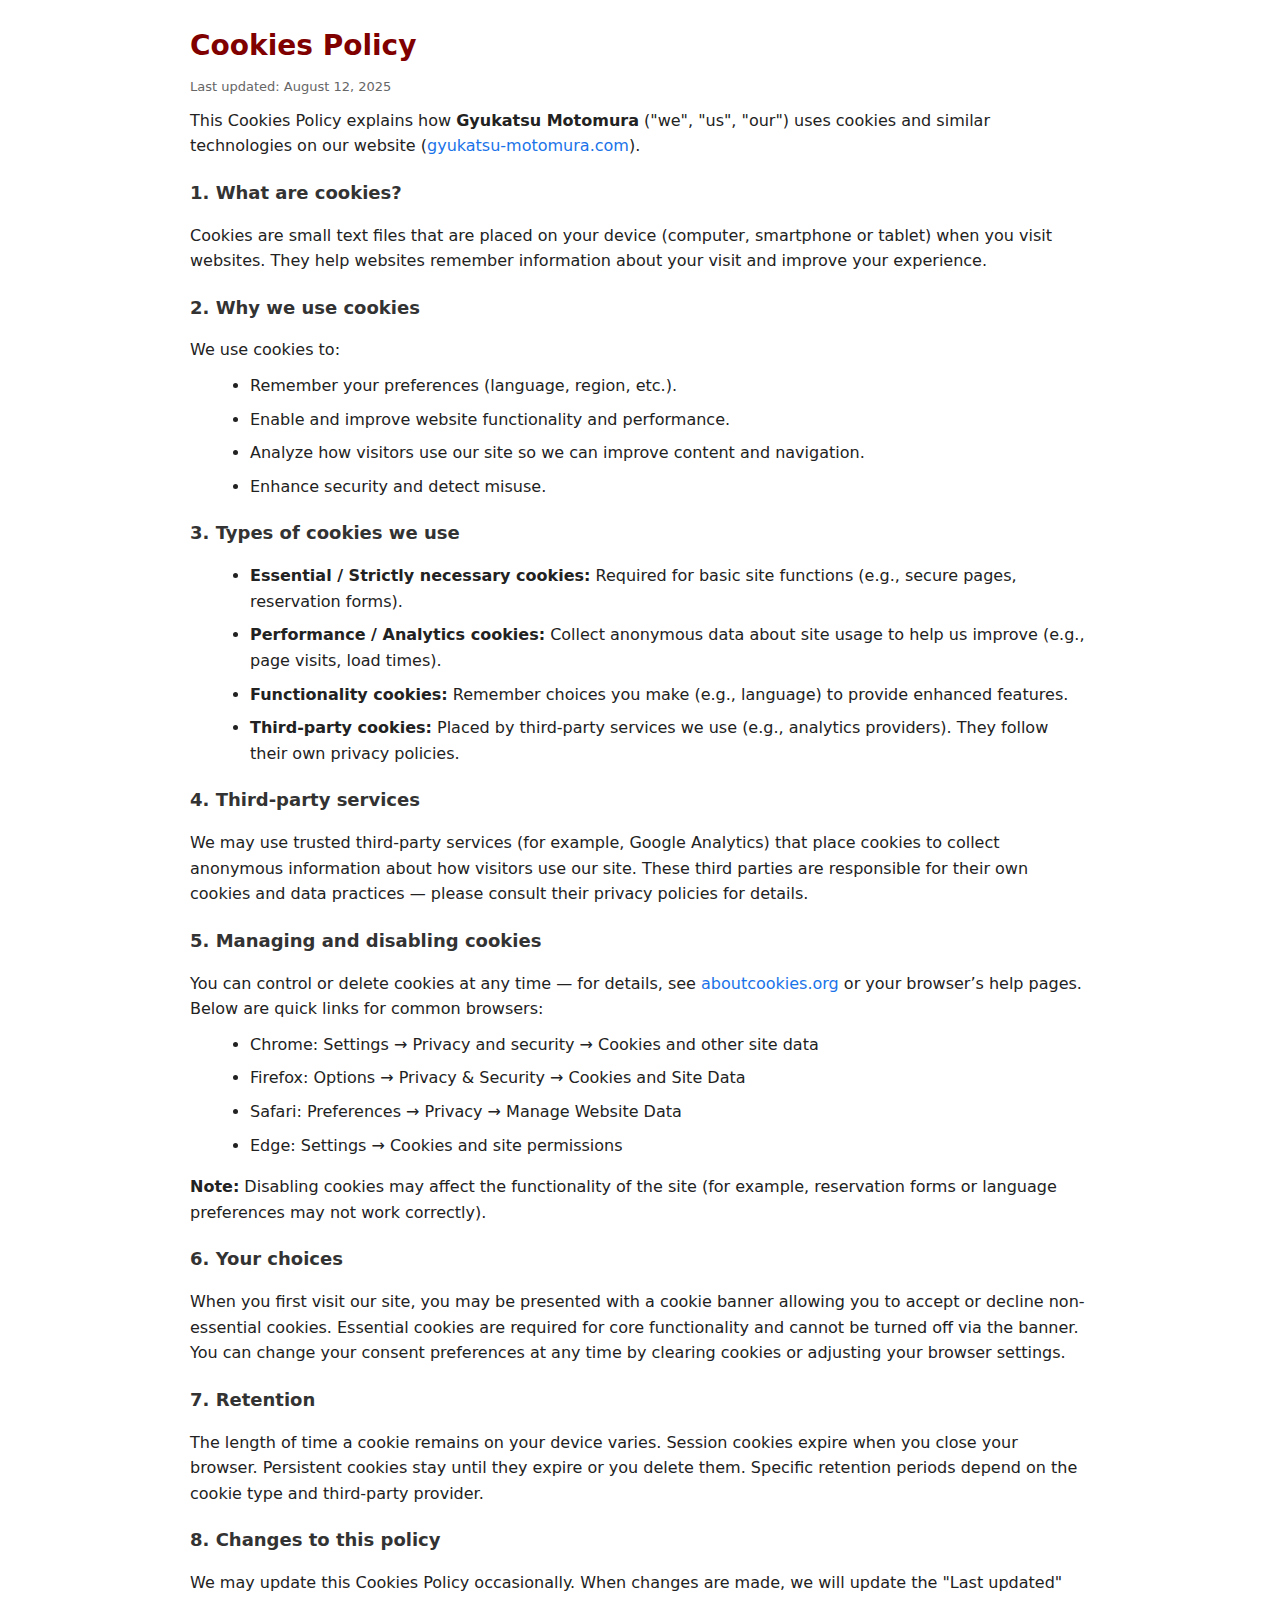
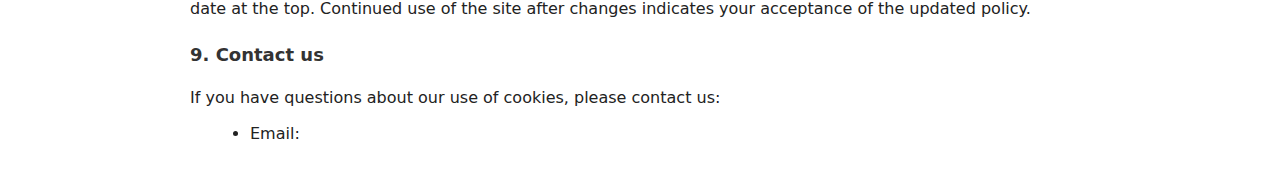
<file: cookies.html>
<!DOCTYPE html>
<html lang="en">
<head>
  <meta charset="utf-8" />
  <meta name="viewport" content="width=device-width,initial-scale=1" />
  <title>Cookies Policy — Gyukatsu Motomura</title>
  <meta name="description" content="Cookies Policy for Gyukatsu Motomura — how we use cookies and similar technologies on our website." />
  <style>
    body { font-family: system-ui, -apple-system, "Segoe UI", Roboto, "Helvetica Neue", Arial; line-height:1.6; color:#222; padding:24px; max-width:900px; margin:0 auto; }
    header { margin-bottom:18px; }
    h1 { font-size:28px; margin:0 0 8px; color:#800000; }
    h2 { font-size:18px; margin-top:20px; color:#333; }
    p { margin:10px 0; }
    ul { margin:8px 0 16px 20px; }
    li { margin-bottom:8px; }
    .small { font-size:13px; color:#666; margin-top:8px; }
    .note { background:#f8f8f8; border-left:4px solid #ddd; padding:10px 12px; margin:12px 0; }
    footer { margin-top:30px; font-size:13px; color:#555; }
    a { color:#1a73e8; text-decoration:none; }
  </style>
</head>
<body>
  <header>
    <h1>Cookies Policy</h1>
    <p class="small">Last updated: August 12, 2025</p>
    <p>This Cookies Policy explains how <strong>Gyukatsu Motomura</strong> ("we", "us", "our") uses cookies and similar technologies on our website (<a href="https://www.gyukatsu-motomura.com">gyukatsu-motomura.com</a>).</p>
  </header>

  <section>
    <h2>1. What are cookies?</h2>
    <p>Cookies are small text files that are placed on your device (computer, smartphone or tablet) when you visit websites. They help websites remember information about your visit and improve your experience.</p>
  </section>

  <section>
    <h2>2. Why we use cookies</h2>
    <p>We use cookies to:</p>
    <ul>
      <li>Remember your preferences (language, region, etc.).</li>
      <li>Enable and improve website functionality and performance.</li>
      <li>Analyze how visitors use our site so we can improve content and navigation.</li>
      <li>Enhance security and detect misuse.</li>
    </ul>
  </section>

  <section>
    <h2>3. Types of cookies we use</h2>
    <ul>
      <li><strong>Essential / Strictly necessary cookies:</strong> Required for basic site functions (e.g., secure pages, reservation forms).</li>
      <li><strong>Performance / Analytics cookies:</strong> Collect anonymous data about site usage to help us improve (e.g., page visits, load times).</li>
      <li><strong>Functionality cookies:</strong> Remember choices you make (e.g., language) to provide enhanced features.</li>
      <li><strong>Third-party cookies:</strong> Placed by third-party services we use (e.g., analytics providers). They follow their own privacy policies.</li>
    </ul>
  </section>

  <section>
    <h2>4. Third-party services</h2>
    <p>We may use trusted third-party services (for example, Google Analytics) that place cookies to collect anonymous information about how visitors use our site. These third parties are responsible for their own cookies and data practices — please consult their privacy policies for details.</p>
  </section>

  <section>
    <h2>5. Managing and disabling cookies</h2>
    <p>You can control or delete cookies at any time — for details, see <a href="https://www.aboutcookies.org">aboutcookies.org</a> or your browser’s help pages. Below are quick links for common browsers:</p>
    <ul>
      <li>Chrome: Settings → Privacy and security → Cookies and other site data</li>
      <li>Firefox: Options → Privacy & Security → Cookies and Site Data</li>
      <li>Safari: Preferences → Privacy → Manage Website Data</li>
      <li>Edge: Settings → Cookies and site permissions</li>
    </ul>
    <p><strong>Note:</strong> Disabling cookies may affect the functionality of the site (for example, reservation forms or language preferences may not work correctly).</p>
  </section>

  <section>
    <h2>6. Your choices</h2>
    <p>When you first visit our site, you may be presented with a cookie banner allowing you to accept or decline non-essential cookies. Essential cookies are required for core functionality and cannot be turned off via the banner. You can change your consent preferences at any time by clearing cookies or adjusting your browser settings.</p>
  </section>

  <section>
    <h2>7. Retention</h2>
    <p>The length of time a cookie remains on your device varies. Session cookies expire when you close your browser. Persistent cookies stay until they expire or you delete them. Specific retention periods depend on the cookie type and third-party provider.</p>
  </section>

  <section>
    <h2>8. Changes to this policy</h2>
    <p>We may update this Cookies Policy occasionally. When changes are made, we will update the "Last updated" date at the top. Continued use of the site after changes indicates your acceptance of the updated policy.</p>
  </section>

  <section>
    <h2>9. Contact us</h2>
    <p>If you have questions about our use of cookies, please contact us:</p>
    <ul>
      <li>Email: <a href="mai
</file>
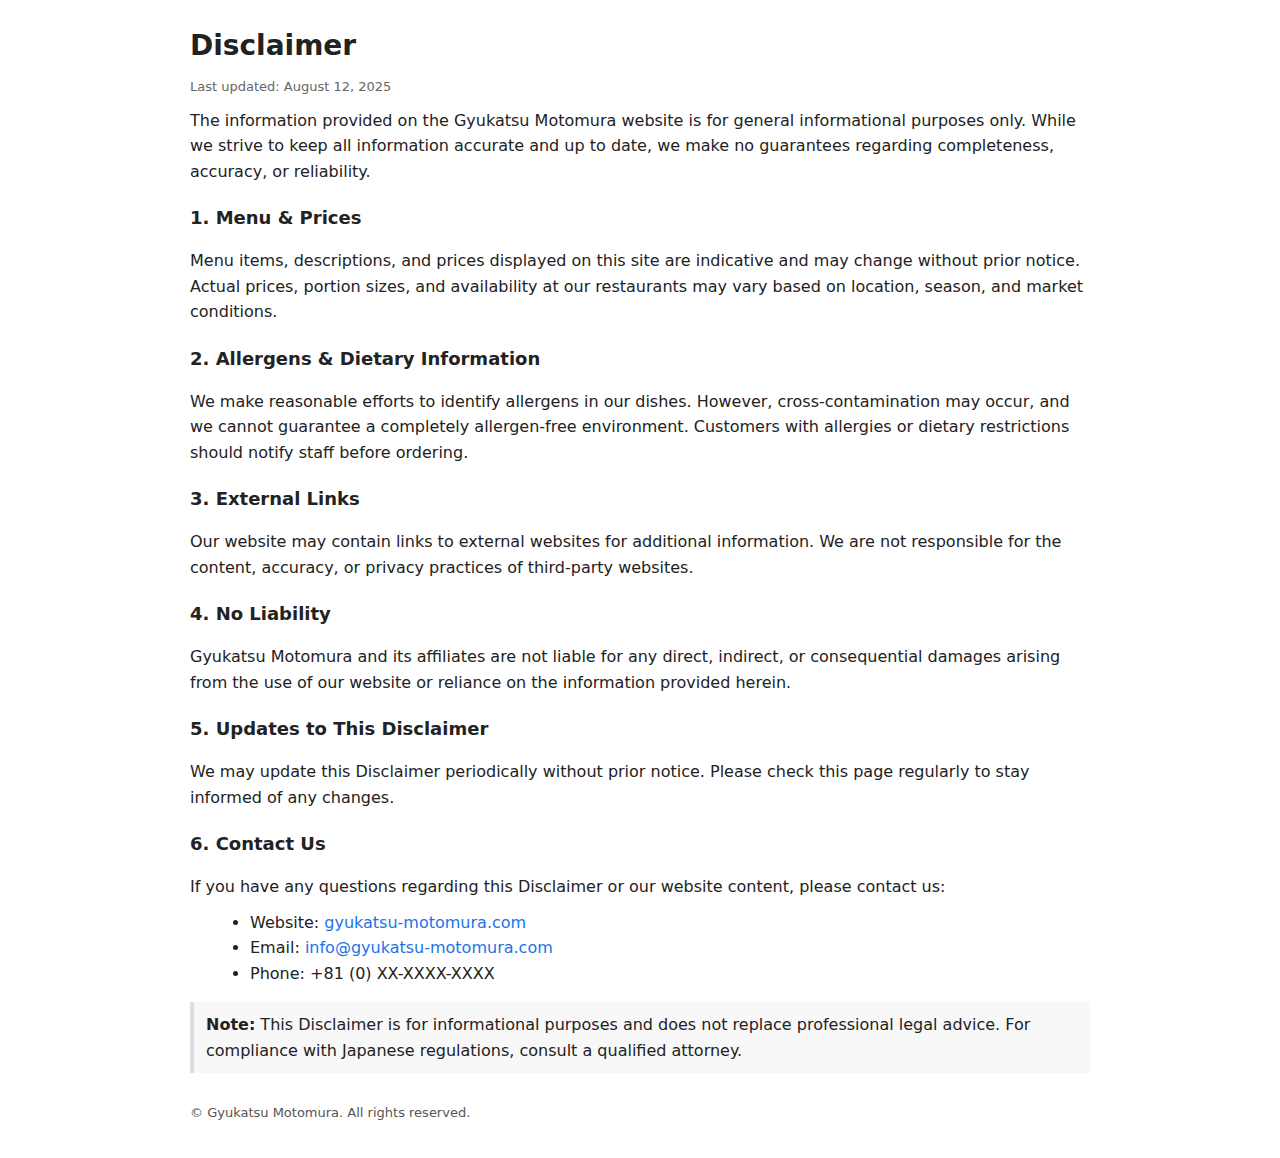
<file: Discalimer.html>
<!DOCTYPE html>
<html lang="en">
<head>
  <meta charset="utf-8" />
  <meta name="viewport" content="width=device-width,initial-scale=1" />
  <title>Disclaimer — Gyukatsu Motomura</title>
  <meta name="description" content="Disclaimer for Gyukatsu Motomura website and menu information." />
  <style>
    body { font-family: system-ui, -apple-system, "Segoe UI", Roboto, "Helvetica Neue", Arial; line-height:1.6; color:#222; padding:24px; max-width:900px; margin:0 auto; }
    header { margin-bottom:18px; }
    h1 { font-size:28px; margin:0 0 8px; }
    h2 { font-size:18px; margin-top:20px; }
    p { margin:10px 0; }
    ul { margin:8px 0 16px 20px; }
    .small { font-size:13px; color:#666; margin-top:8px; }
    .note { background:#f8f8f8; border-left:4px solid #ddd; padding:10px 12px; margin:12px 0; }
    footer { margin-top:30px; font-size:13px; color:#555; }
    a { color:#1a73e8; text-decoration:none; }
  </style>
</head>
<body>
  <header>
    <h1>Disclaimer</h1>
    <p class="small">Last updated: August 12, 2025</p>
    <p>The information provided on the Gyukatsu Motomura website is for general informational purposes only. While we strive to keep all information accurate and up to date, we make no guarantees regarding completeness, accuracy, or reliability.</p>
  </header>

  <section>
    <h2>1. Menu &amp; Prices</h2>
    <p>Menu items, descriptions, and prices displayed on this site are indicative and may change without prior notice. Actual prices, portion sizes, and availability at our restaurants may vary based on location, season, and market conditions.</p>
  </section>

  <section>
    <h2>2. Allergens &amp; Dietary Information</h2>
    <p>We make reasonable efforts to identify allergens in our dishes. However, cross-contamination may occur, and we cannot guarantee a completely allergen-free environment. Customers with allergies or dietary restrictions should notify staff before ordering.</p>
  </section>

  <section>
    <h2>3. External Links</h2>
    <p>Our website may contain links to external websites for additional information. We are not responsible for the content, accuracy, or privacy practices of third-party websites.</p>
  </section>

  <section>
    <h2>4. No Liability</h2>
    <p>Gyukatsu Motomura and its affiliates are not liable for any direct, indirect, or consequential damages arising from the use of our website or reliance on the information provided herein.</p>
  </section>

  <section>
    <h2>5. Updates to This Disclaimer</h2>
    <p>We may update this Disclaimer periodically without prior notice. Please check this page regularly to stay informed of any changes.</p>
  </section>

  <section>
    <h2>6. Contact Us</h2>
    <p>If you have any questions regarding this Disclaimer or our website content, please contact us:</p>
    <ul>
      <li>Website: <a href="https://www.gyukatsu-motomura.com">gyukatsu-motomura.com</a></li>
      <li>Email: <a href="mailto:info@gyukatsu-motomura.com">info@gyukatsu-motomura.com</a></li>
      <li>Phone: +81 (0) XX-XXXX-XXXX</li>
    </ul>
  </section>

  <div class="note">
    <strong>Note:</strong> This Disclaimer is for informational purposes and does not replace professional legal advice. For compliance with Japanese regulations, consult a qualified attorney.
  </div>

  <footer>
    <p>© Gyukatsu Motomura. All rights reserved.</p>
  </footer>
</body>
</html>
</file>
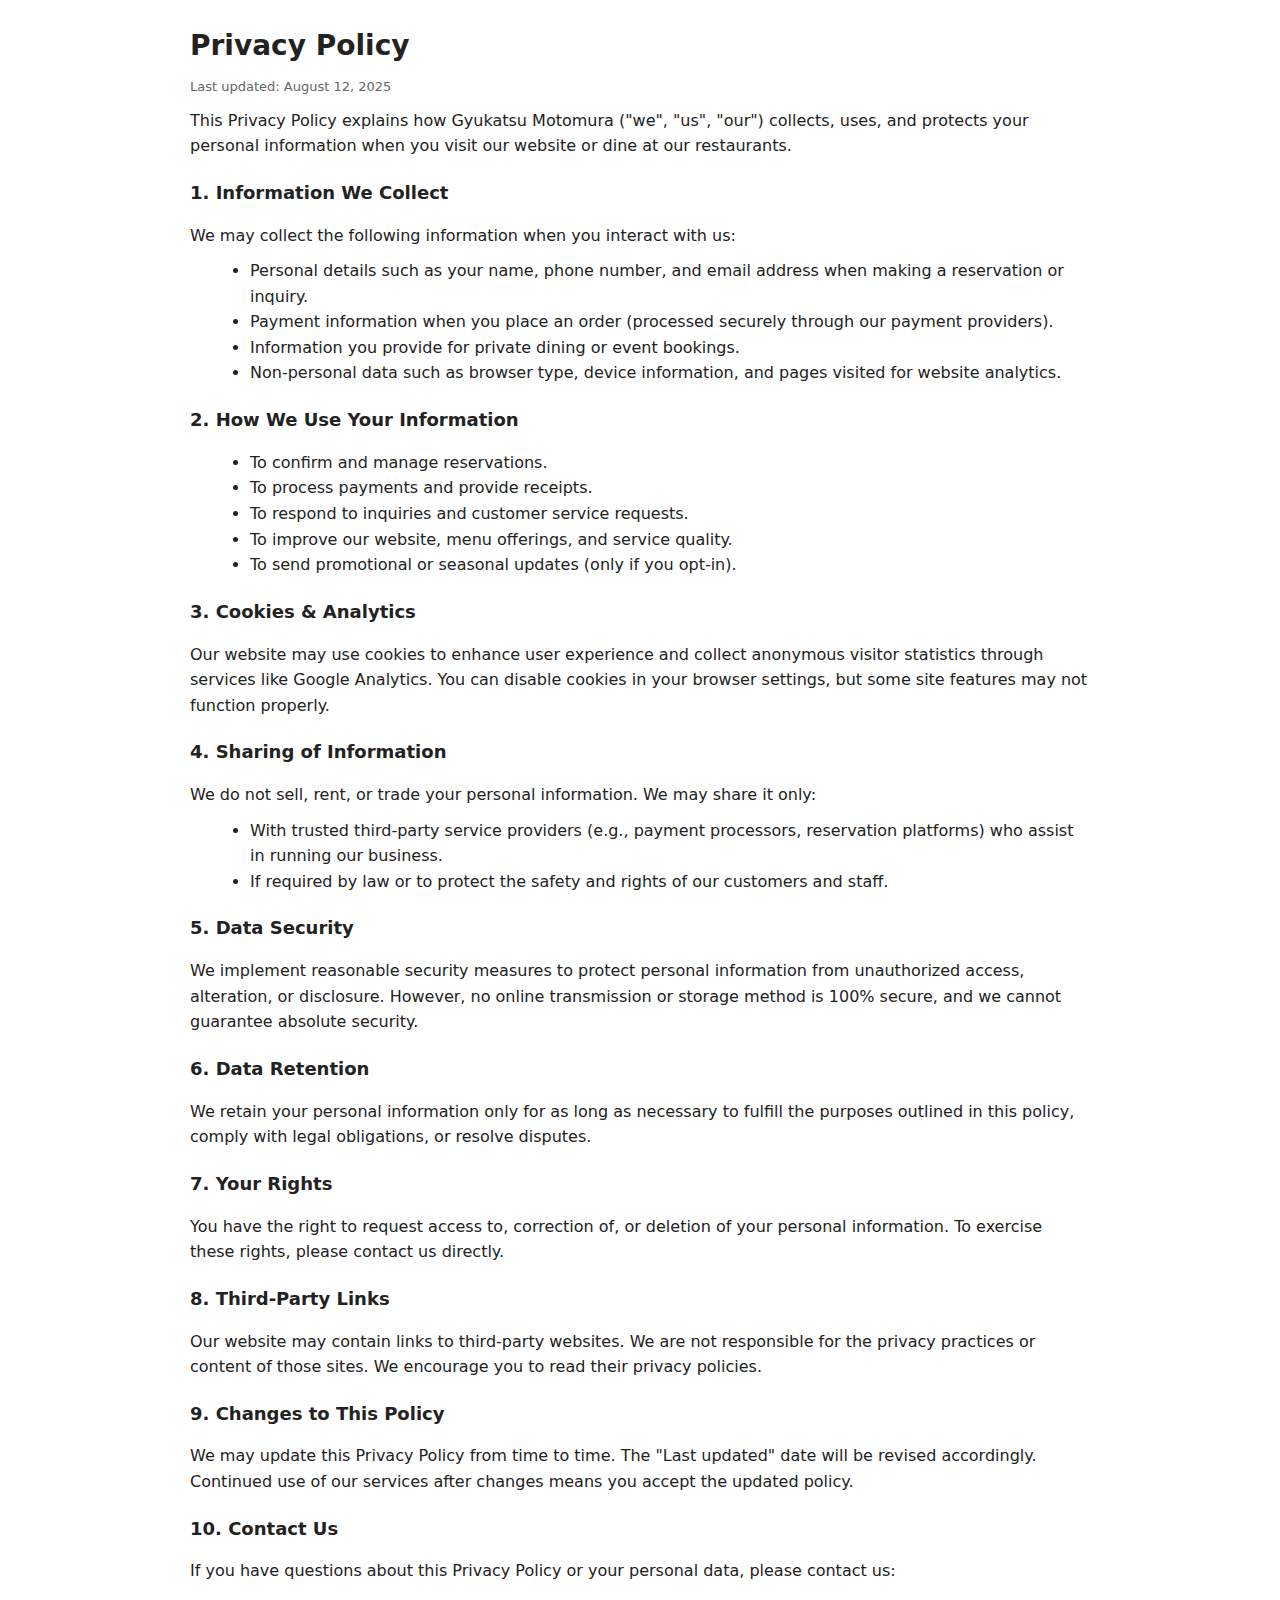
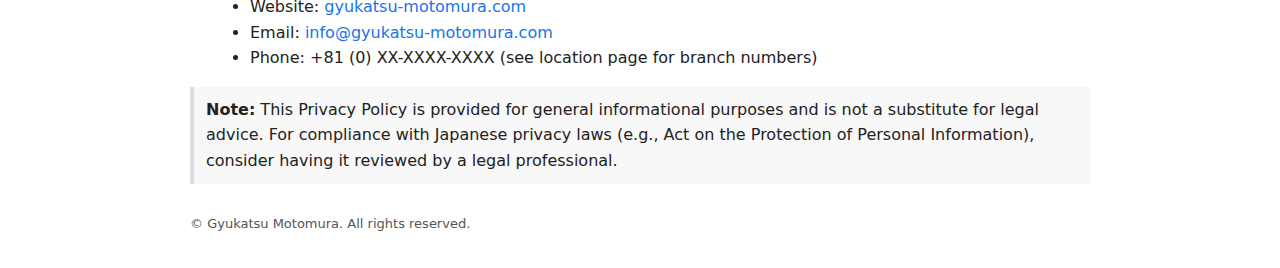
<file: privacyPolicy.html>
<!DOCTYPE html>
<html lang="en">
<head>
  <meta charset="utf-8" />
  <meta name="viewport" content="width=device-width,initial-scale=1" />
  <title>Privacy Policy — Gyukatsu Motomura</title>
  <meta name="description" content="Privacy Policy for Gyukatsu Motomura — how we collect, use, and protect customer information." />
  <style>
    body { font-family: system-ui, -apple-system, "Segoe UI", Roboto, "Helvetica Neue", Arial; line-height:1.6; color:#222; padding:24px; max-width:900px; margin:0 auto; }
    header { margin-bottom:18px; }
    h1 { font-size:28px; margin:0 0 8px; }
    h2 { font-size:18px; margin-top:20px; }
    p { margin:10px 0; }
    ul { margin:8px 0 16px 20px; }
    .small { font-size:13px; color:#666; margin-top:8px; }
    .note { background:#f8f8f8; border-left:4px solid #ddd; padding:10px 12px; margin:12px 0; }
    footer { margin-top:30px; font-size:13px; color:#555; }
    a { color:#1a73e8; text-decoration:none; }
  </style>
</head>
<body>
  <header>
    <h1>Privacy Policy</h1>
    <p class="small">Last updated: August 12, 2025</p>
    <p>This Privacy Policy explains how Gyukatsu Motomura ("we", "us", "our") collects, uses, and protects your personal information when you visit our website or dine at our restaurants.</p>
  </header>

  <section>
    <h2>1. Information We Collect</h2>
    <p>We may collect the following information when you interact with us:</p>
    <ul>
      <li>Personal details such as your name, phone number, and email address when making a reservation or inquiry.</li>
      <li>Payment information when you place an order (processed securely through our payment providers).</li>
      <li>Information you provide for private dining or event bookings.</li>
      <li>Non-personal data such as browser type, device information, and pages visited for website analytics.</li>
    </ul>
  </section>

  <section>
    <h2>2. How We Use Your Information</h2>
    <ul>
      <li>To confirm and manage reservations.</li>
      <li>To process payments and provide receipts.</li>
      <li>To respond to inquiries and customer service requests.</li>
      <li>To improve our website, menu offerings, and service quality.</li>
      <li>To send promotional or seasonal updates (only if you opt-in).</li>
    </ul>
  </section>

  <section>
    <h2>3. Cookies & Analytics</h2>
    <p>Our website may use cookies to enhance user experience and collect anonymous visitor statistics through services like Google Analytics. You can disable cookies in your browser settings, but some site features may not function properly.</p>
  </section>

  <section>
    <h2>4. Sharing of Information</h2>
    <p>We do not sell, rent, or trade your personal information. We may share it only:</p>
    <ul>
      <li>With trusted third-party service providers (e.g., payment processors, reservation platforms) who assist in running our business.</li>
      <li>If required by law or to protect the safety and rights of our customers and staff.</li>
    </ul>
  </section>

  <section>
    <h2>5. Data Security</h2>
    <p>We implement reasonable security measures to protect personal information from unauthorized access, alteration, or disclosure. However, no online transmission or storage method is 100% secure, and we cannot guarantee absolute security.</p>
  </section>

  <section>
    <h2>6. Data Retention</h2>
    <p>We retain your personal information only for as long as necessary to fulfill the purposes outlined in this policy, comply with legal obligations, or resolve disputes.</p>
  </section>

  <section>
    <h2>7. Your Rights</h2>
    <p>You have the right to request access to, correction of, or deletion of your personal information. To exercise these rights, please contact us directly.</p>
  </section>

  <section>
    <h2>8. Third-Party Links</h2>
    <p>Our website may contain links to third-party websites. We are not responsible for the privacy practices or content of those sites. We encourage you to read their privacy policies.</p>
  </section>

  <section>
    <h2>9. Changes to This Policy</h2>
    <p>We may update this Privacy Policy from time to time. The "Last updated" date will be revised accordingly. Continued use of our services after changes means you accept the updated policy.</p>
  </section>

  <section>
    <h2>10. Contact Us</h2>
    <p>If you have questions about this Privacy Policy or your personal data, please contact us:</p>
    <ul>
      <li>Website: <a href="https://www.gyukatsu-motomura.com">gyukatsu-motomura.com</a></li>
      <li>Email: <a href="mailto:info@gyukatsu-motomura.com">info@gyukatsu-motomura.com</a></li>
      <li>Phone: +81 (0) XX-XXXX-XXXX (see location page for branch numbers)</li>
    </ul>
  </section>

  <div class="note">
    <strong>Note:</strong> This Privacy Policy is provided for general informational purposes and is not a substitute for legal advice. For compliance with Japanese privacy laws (e.g., Act on the Protection of Personal Information), consider having it reviewed by a legal professional.
  </div>

  <footer>
    <p>© Gyukatsu Motomura. All rights reserved.</p>
  </footer>
</body>
</html>
</file>
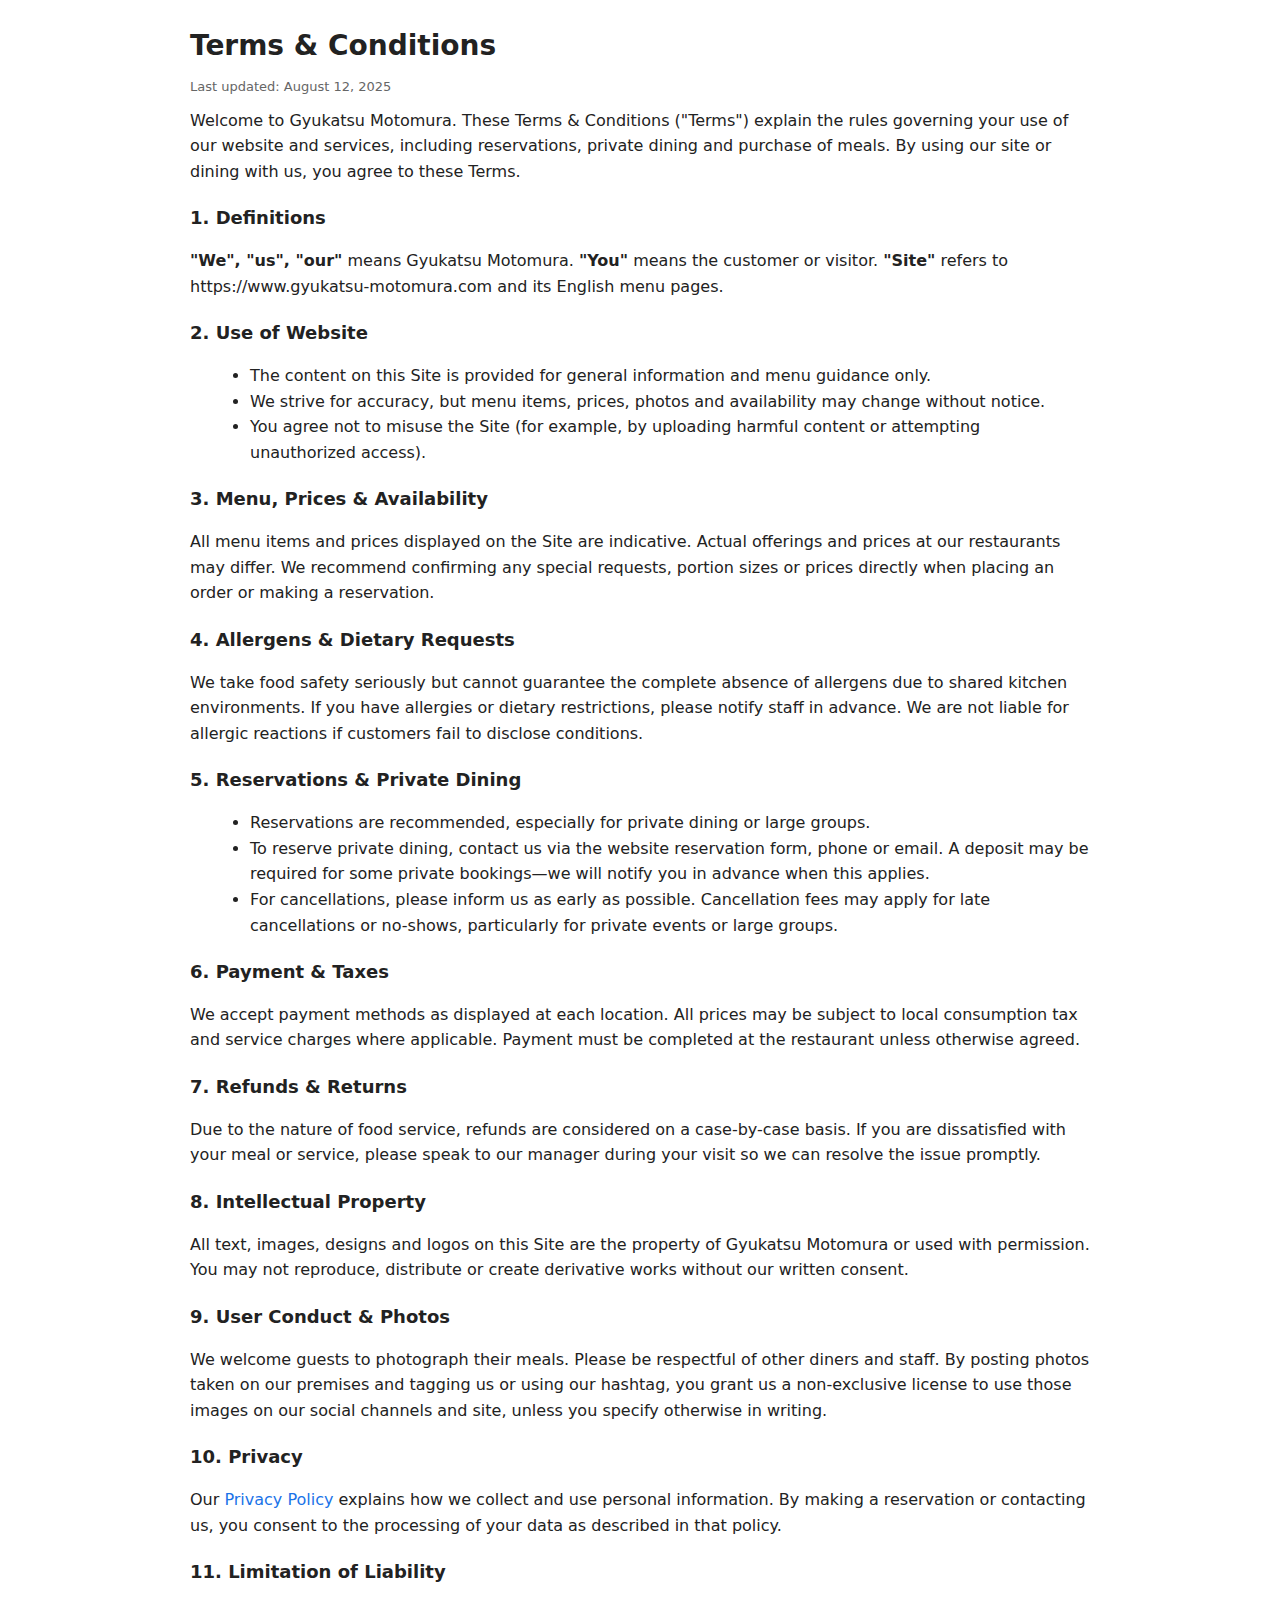
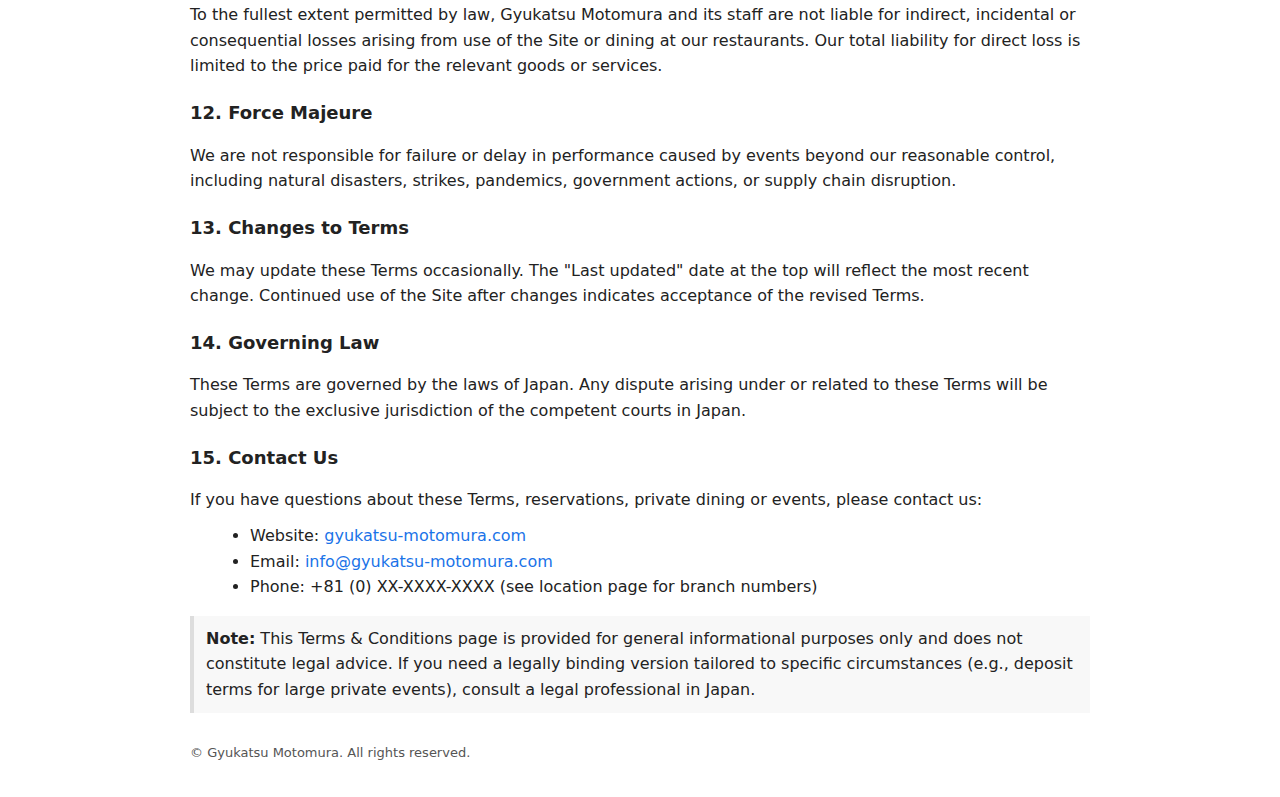
<file: terms&condition.html>
<!DOCTYPE html>
<html lang="en">
<head>
  <meta charset="utf-8" />
  <meta name="viewport" content="width=device-width,initial-scale=1" />
  <title>Terms & Conditions — Gyukatsu Motomura</title>
  <meta name="description" content="Terms and Conditions for Gyukatsu Motomura — reservations, private dining, menu, payment and more." />
  <style>
    body { font-family: system-ui, -apple-system, "Segoe UI", Roboto, "Helvetica Neue", Arial; line-height:1.6; color:#222; padding:24px; max-width:900px; margin:0 auto; }
    header { margin-bottom:18px; }
    h1 { font-size:28px; margin:0 0 8px; }
    h2 { font-size:18px; margin-top:20px; }
    p { margin:10px 0; }
    ul { margin:8px 0 16px 20px; }
    .small { font-size:13px; color:#666; margin-top:8px; }
    .note { background:#f8f8f8; border-left:4px solid #ddd; padding:10px 12px; margin:12px 0; }
    footer { margin-top:30px; font-size:13px; color:#555; }
    a { color:#1a73e8; text-decoration:none; }
  </style>
</head>
<body>
  <header>
    <h1>Terms &amp; Conditions</h1>
    <p class="small">Last updated: August 12, 2025</p>
    <p>Welcome to Gyukatsu Motomura. These Terms &amp; Conditions ("Terms") explain the rules governing your use of our website and services, including reservations, private dining and purchase of meals. By using our site or dining with us, you agree to these Terms.</p>
  </header>

  <section>
    <h2>1. Definitions</h2>
    <p><strong>"We", "us", "our"</strong> means Gyukatsu Motomura. <strong>"You"</strong> means the customer or visitor. <strong>"Site"</strong> refers to https://www.gyukatsu-motomura.com and its English menu pages.</p>
  </section>

  <section>
    <h2>2. Use of Website</h2>
    <ul>
      <li>The content on this Site is provided for general information and menu guidance only.</li>
      <li>We strive for accuracy, but menu items, prices, photos and availability may change without notice.</li>
      <li>You agree not to misuse the Site (for example, by uploading harmful content or attempting unauthorized access).</li>
    </ul>
  </section>

  <section>
    <h2>3. Menu, Prices &amp; Availability</h2>
    <p>All menu items and prices displayed on the Site are indicative. Actual offerings and prices at our restaurants may differ. We recommend confirming any special requests, portion sizes or prices directly when placing an order or making a reservation.</p>
  </section>

  <section>
    <h2>4. Allergens &amp; Dietary Requests</h2>
    <p>We take food safety seriously but cannot guarantee the complete absence of allergens due to shared kitchen environments. If you have allergies or dietary restrictions, please notify staff in advance. We are not liable for allergic reactions if customers fail to disclose conditions.</p>
  </section>

  <section>
    <h2>5. Reservations &amp; Private Dining</h2>
    <ul>
      <li>Reservations are recommended, especially for private dining or large groups.</li>
      <li>To reserve private dining, contact us via the website reservation form, phone or email. A deposit may be required for some private bookings—we will notify you in advance when this applies.</li>
      <li>For cancellations, please inform us as early as possible. Cancellation fees may apply for late cancellations or no-shows, particularly for private events or large groups.</li>
    </ul>
  </section>

  <section>
    <h2>6. Payment &amp; Taxes</h2>
    <p>We accept payment methods as displayed at each location. All prices may be subject to local consumption tax and service charges where applicable. Payment must be completed at the restaurant unless otherwise agreed.</p>
  </section>

  <section>
    <h2>7. Refunds &amp; Returns</h2>
    <p>Due to the nature of food service, refunds are considered on a case-by-case basis. If you are dissatisfied with your meal or service, please speak to our manager during your visit so we can resolve the issue promptly.</p>
  </section>

  <section>
    <h2>8. Intellectual Property</h2>
    <p>All text, images, designs and logos on this Site are the property of Gyukatsu Motomura or used with permission. You may not reproduce, distribute or create derivative works without our written consent.</p>
  </section>

  <section>
    <h2>9. User Conduct &amp; Photos</h2>
    <p>We welcome guests to photograph their meals. Please be respectful of other diners and staff. By posting photos taken on our premises and tagging us or using our hashtag, you grant us a non-exclusive license to use those images on our social channels and site, unless you specify otherwise in writing.</p>
  </section>

  <section>
    <h2>10. Privacy</h2>
    <p>Our <a href="/privacy">Privacy Policy</a> explains how we collect and use personal information. By making a reservation or contacting us, you consent to the processing of your data as described in that policy.</p>
  </section>

  <section>
    <h2>11. Limitation of Liability</h2>
    <p>To the fullest extent permitted by law, Gyukatsu Motomura and its staff are not liable for indirect, incidental or consequential losses arising from use of the Site or dining at our restaurants. Our total liability for direct loss is limited to the price paid for the relevant goods or services.</p>
  </section>

  <section>
    <h2>12. Force Majeure</h2>
    <p>We are not responsible for failure or delay in performance caused by events beyond our reasonable control, including natural disasters, strikes, pandemics, government actions, or supply chain disruption.</p>
  </section>

  <section>
    <h2>13. Changes to Terms</h2>
    <p>We may update these Terms occasionally. The "Last updated" date at the top will reflect the most recent change. Continued use of the Site after changes indicates acceptance of the revised Terms.</p>
  </section>

  <section>
    <h2>14. Governing Law</h2>
    <p>These Terms are governed by the laws of Japan. Any dispute arising under or related to these Terms will be subject to the exclusive jurisdiction of the competent courts in Japan.</p>
  </section>

  <section>
    <h2>15. Contact Us</h2>
    <p>If you have questions about these Terms, reservations, private dining or events, please contact us:</p>
    <ul>
      <li>Website: <a href="https://www.gyukatsu-motomura.com">gyukatsu-motomura.com</a></li>
      <li>Email: <a href="mailto:info@gyukatsu-motomura.com">info@gyukatsu-motomura.com</a></li>
      <li>Phone: +81 (0) XX-XXXX-XXXX (see location page for branch numbers)</li>
    </ul>
  </section>

  <div class="note">
    <strong>Note:</strong> This Terms &amp; Conditions page is provided for general informational purposes only and does not constitute legal advice. If you need a legally binding version tailored to specific circumstances (e.g., deposit terms for large private events), consult a legal professional in Japan.
  </div>

  <footer>
    <p>© Gyukatsu Motomura. All rights reserved.</p>
  </footer>
</body>
</html>
</file>
